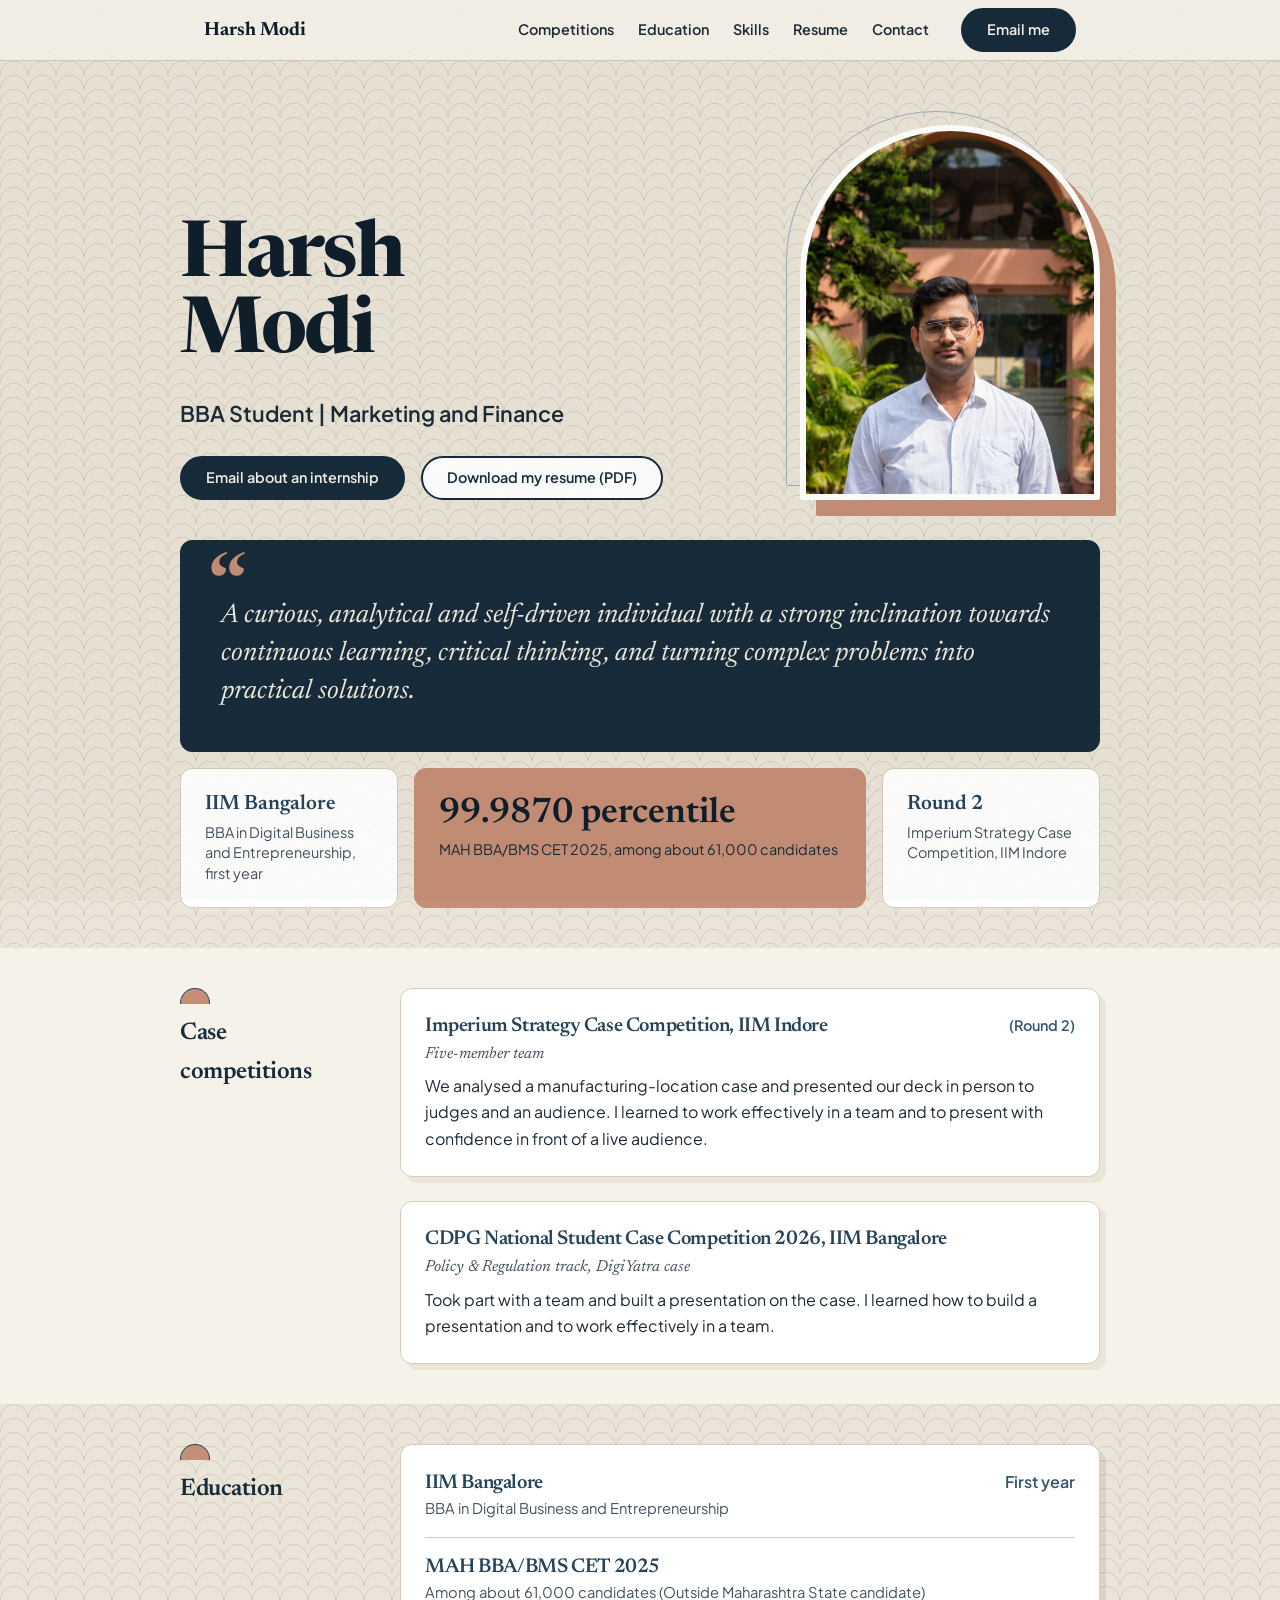
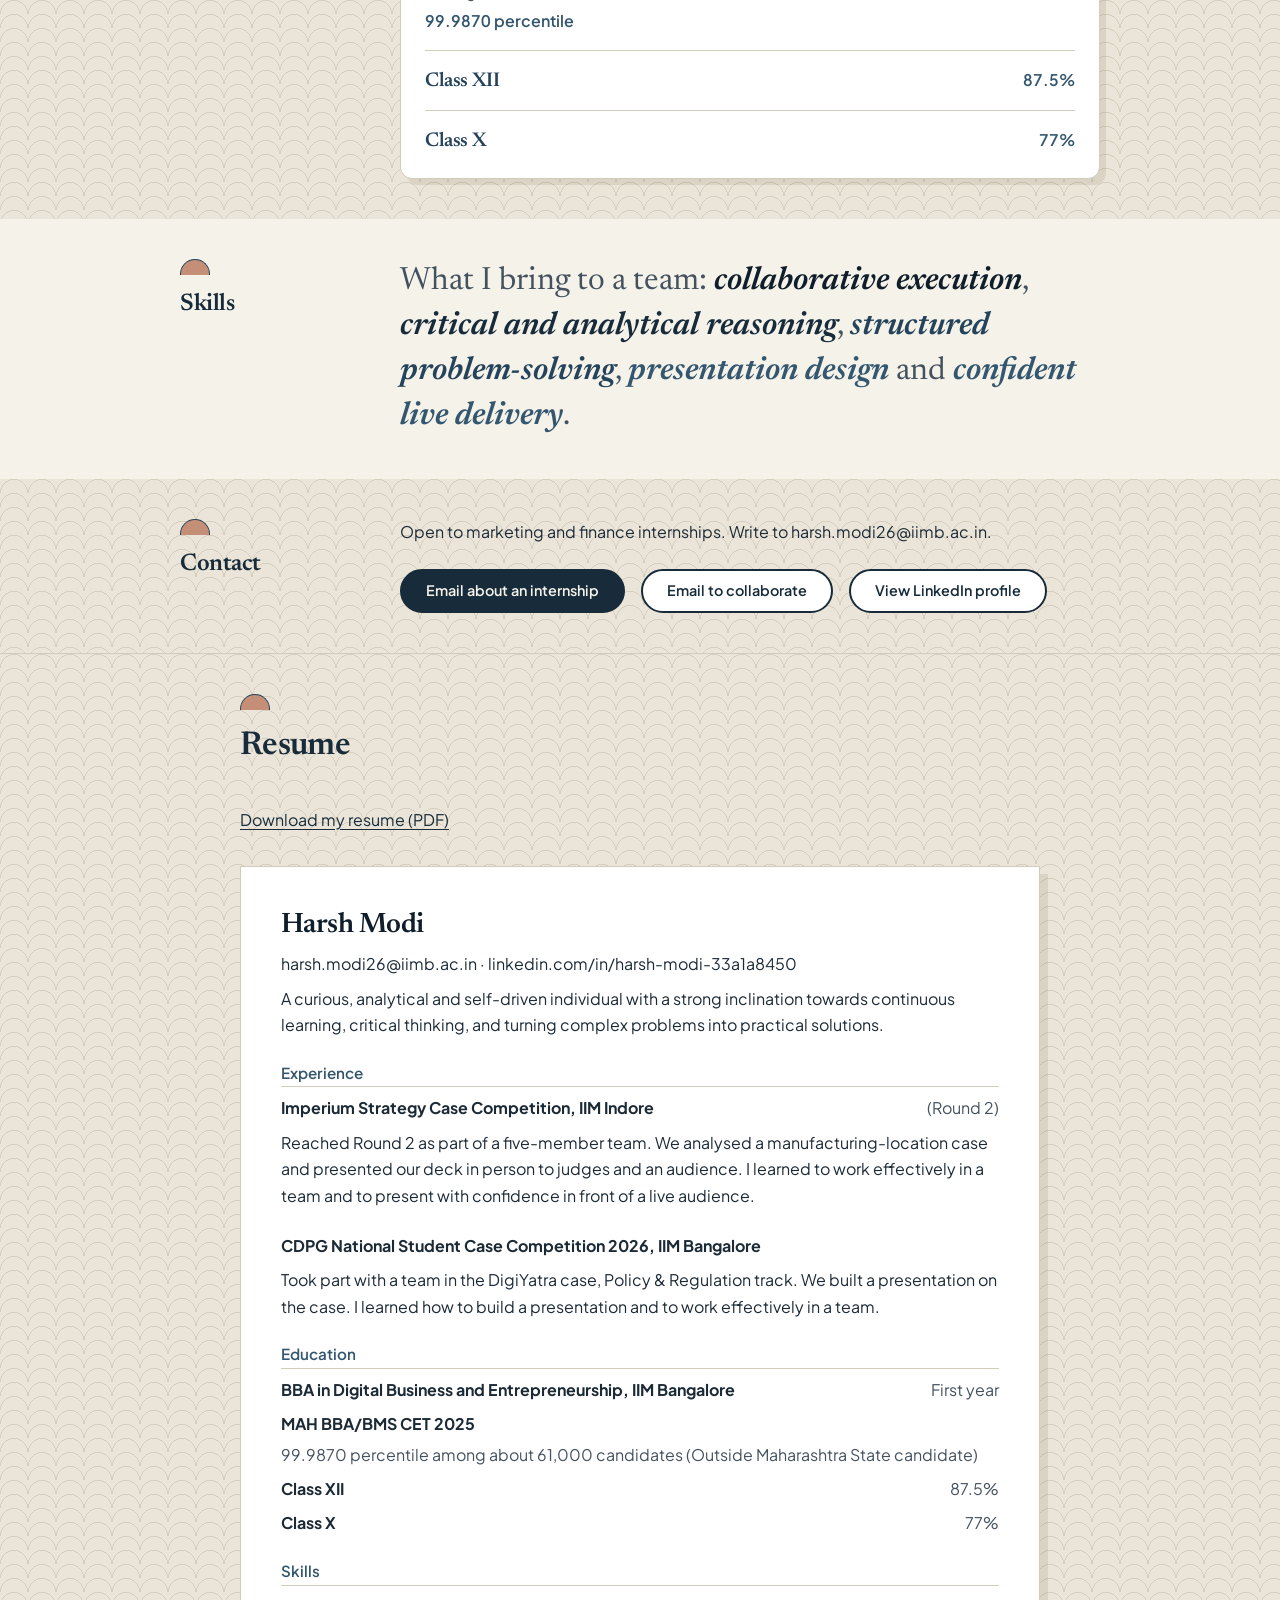
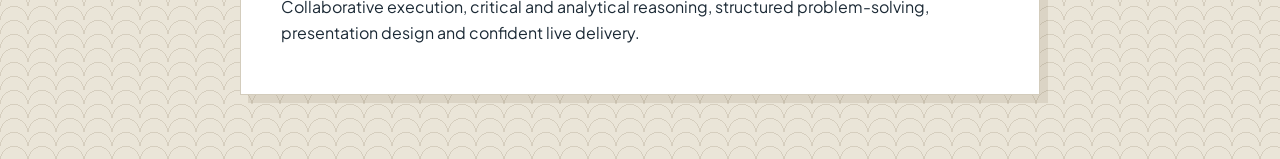
<file: index.html>
<!DOCTYPE html>
<html lang="en">
<head>
<meta charset="UTF-8">
<meta name="viewport" content="width=device-width, initial-scale=1">
<title>Harsh Modi | First-year BBA, IIM Bangalore</title>
<meta name="description" content="Harsh Modi, first-year BBA student at IIM Bangalore, looking for a marketing or finance internship.">
<link rel="preconnect" href="https://fonts.googleapis.com">
<link rel="preconnect" href="https://fonts.gstatic.com" crossorigin>
<link href="https://fonts.googleapis.com/css2?family=Newsreader:ital,opsz,wght@0,6..72,600;0,6..72,700;1,6..72,400&family=Plus+Jakarta+Sans:wght@400;600&display=swap" rel="stylesheet">
<link rel="stylesheet" href="style.css">
</head>
<body>

<header>
  <nav class="nav">
    <a class="brand" href="#hero">Harsh Modi</a>
    <ul class="nav-links">
      <li><a class="nav-link" href="#competitions">Competitions</a></li>
      <li><a class="nav-link" href="#education">Education</a></li>
      <li><a class="nav-link" href="#skills">Skills</a></li>
      <li><a class="nav-link" href="#resume">Resume</a></li>
      <li><a class="nav-link" href="#contact">Contact</a></li>
    </ul>
    <a class="btn" href="mailto:harsh.modi26@iimb.ac.in?subject=Internship%20opportunity">Email me</a>
  </nav>
</header>

<main>
  <section id="hero">
    <div class="hero-top">
      <div>
        <h1>Harsh<br>Modi</h1>
        <p class="lead">BBA Student | Marketing and Finance</p>
        <div class="actions">
          <a class="btn" href="mailto:harsh.modi26@iimb.ac.in?subject=Internship%20opportunity">Email about an internship</a>
          <a class="btn btn-outline" href="resume.pdf" download>Download my resume (PDF)</a>
        </div>
      </div>
      <figure class="photo">
        <img src="photo.jpg" width="720" height="1073" alt="Harsh Modi in a white shirt and glasses, standing outdoors">
      </figure>
    </div>
    <div class="bento">
      <p class="tile quote">A curious, analytical and self-driven individual with a strong inclination towards continuous learning, critical thinking, and turning complex problems into practical solutions.</p>
      <div class="tile"><strong>IIM Bangalore</strong><span>BBA in Digital Business and Entrepreneurship, first year</span></div>
      <div class="tile t-wide"><strong>99.9870 percentile</strong><span>MAH BBA/BMS CET 2025, among about 61,000 candidates</span></div>
      <div class="tile"><strong>Round 2</strong><span>Imperium Strategy Case Competition, IIM Indore</span></div>
    </div>
  </section>

  <section id="competitions">
    <h2>Case competitions</h2>
    <div class="stack">
      <article class="card">
        <div class="card-head"><h3>Imperium Strategy Case Competition, IIM Indore</h3><span>(Round 2)</span></div>
        <p class="sub">Five-member team</p>
        <p>We analysed a manufacturing-location case and presented our deck in person to judges and an audience. I learned to work effectively in a team and to present with confidence in front of a live audience.</p>
      </article>
      <article class="card">
        <div class="card-head"><h3>CDPG National Student Case Competition 2026, IIM Bangalore</h3></div>
        <p class="sub">Policy &amp; Regulation track, DigiYatra case</p>
        <p>Took part with a team and built a presentation on the case. I learned how to build a presentation and to work effectively in a team.</p>
      </article>
    </div>
  </section>

  <section id="education">
    <h2>Education</h2>
    <div class="rows">
      <div class="row"><div><h3>IIM Bangalore</h3><p>BBA in Digital Business and Entrepreneurship</p></div><span>First year</span></div>
      <div class="row"><div><h3>MAH BBA/BMS CET 2025</h3><p>Among about 61,000 candidates (Outside Maharashtra State candidate)</p></div><span>99.9870 percentile</span></div>
      <div class="row"><div><h3>Class XII</h3></div><span>87.5%</span></div>
      <div class="row"><div><h3>Class X</h3></div><span>77%</span></div>
    </div>
  </section>

  <section id="skills">
    <h2>Skills</h2>
    <p class="skills-line">What I bring to a team: <em class="s1">collaborative execution</em>, <em class="s2">critical and analytical reasoning</em>, <em class="s3">structured problem-solving</em>, <em class="s4">presentation design</em> and <em class="s4">confident live delivery</em>.</p>
  </section>

  <section id="contact">
    <h2>Contact</h2>
    <p>Open to marketing and finance internships. Write to harsh.modi26@iimb.ac.in.</p>
    <div class="actions">
      <a class="btn" href="mailto:harsh.modi26@iimb.ac.in?subject=Internship%20opportunity">Email about an internship</a>
      <a class="btn btn-outline" href="mailto:harsh.modi26@iimb.ac.in?subject=Let%27s%20collaborate">Email to collaborate</a>
      <a class="btn btn-outline" href="https://www.linkedin.com/in/harsh-modi-33a1a8450">View LinkedIn profile</a>
    </div>
  </section>

  <section id="resume">
    <h2 class="no-print">Resume</h2>
    <p class="no-print"><a class="dl" href="resume.pdf" download>Download my resume (PDF)</a></p>
    <article class="sheet">
      <h3>Harsh Modi</h3>
      <p>harsh.modi26@iimb.ac.in · linkedin.com/in/harsh-modi-33a1a8450</p>
      <p>A curious, analytical and self-driven individual with a strong inclination towards continuous learning, critical thinking, and turning complex problems into practical solutions.</p>

      <h4>Experience</h4>
      <div class="entry">
        <p class="entry-head"><strong>Imperium Strategy Case Competition, IIM Indore</strong><span>(Round 2)</span></p>
        <p>Reached Round 2 as part of a five-member team. We analysed a manufacturing-location case and presented our deck in person to judges and an audience. I learned to work effectively in a team and to present with confidence in front of a live audience.</p>
      </div>
      <div class="entry">
        <p class="entry-head"><strong>CDPG National Student Case Competition 2026, IIM Bangalore</strong></p>
        <p>Took part with a team in the DigiYatra case, Policy &amp; Regulation track. We built a presentation on the case. I learned how to build a presentation and to work effectively in a team.</p>
      </div>

      <h4>Education</h4>
      <p class="entry-head"><strong>BBA in Digital Business and Entrepreneurship, IIM Bangalore</strong><span>First year</span></p>
      <p class="entry-head"><strong>MAH BBA/BMS CET 2025</strong><span>99.9870 percentile among about 61,000 candidates (Outside Maharashtra State candidate)</span></p>
      <p class="entry-head"><strong>Class XII</strong><span>87.5%</span></p>
      <p class="entry-head"><strong>Class X</strong><span>77%</span></p>

      <h4>Skills</h4>
      <p>Collaborative execution, critical and analytical reasoning, structured problem-solving, presentation design and confident live delivery.</p>
    </article>
  </section>
</main>

</body>
</html>
</file>
<file: style.css>
/* colours, spacing and fonts */
:root { --bg: #F5F2EA; --tint: #EAE5D8; --text: #1C2A36; --muted: #44525F; --line: #D3CCBC; --ink-1: #0F1E2A; --ink-2: #172B3A; --ink-3: #25435A; --ink-4: #34576F; --accent: #172B3A; --accent-dark: #0C1822; --pop: #C58E76; --sec: #9EADBA; --paper: #FFFFFF; --s1: 8px; --s2: 24px; --s3: 40px; --s4: 64px; --serif: "Newsreader", Georgia, serif; --sans: "Plus Jakarta Sans", Arial, sans-serif; }
/* base styles */
* { box-sizing: border-box; }
html { scroll-padding-top: 80px; }
body { margin: 0; background: var(--bg); color: var(--text); font: 400 1rem/1.65 var(--sans); }
h1, h2, h3, h4 { margin: 0; font-family: var(--serif); letter-spacing: -0.02em; }
h1 { margin-bottom: var(--s2); color: var(--ink-1); font-size: clamp(3.15rem, 8.5vw, 4.85rem); font-weight: 700; line-height: 0.98; letter-spacing: -0.03em; }
h2 { margin-bottom: var(--s2); color: var(--ink-2); font-size: clamp(1.65rem, 3.5vw, 2.05rem); font-weight: 600; }
h3 { color: var(--ink-3); font-size: 1.25rem; font-weight: 600; line-height: 1.3; }
h4 { margin: var(--s2) 0 var(--s1); padding-bottom: 4px; border-bottom: 1px solid var(--line); color: var(--ink-4); font: 600 0.95rem/1.3 var(--sans); letter-spacing: 0; }
p { margin: 0 0 var(--s2); max-width: 65ch; }
a { color: var(--accent); text-underline-offset: 3px; }
a:hover { color: var(--accent-dark); }
a:focus-visible { outline: 3px solid var(--accent); outline-offset: 3px; }
/* navbar */
header { position: sticky; top: 0; z-index: 10; background: var(--bg); border-bottom: 1px solid var(--line); }
.nav { display: flex; align-items: center; gap: var(--s2); max-width: 920px; margin: 0 auto; padding: var(--s1) var(--s2); }
.brand { margin-right: auto; color: var(--ink-1); font: 700 1.2rem var(--serif); text-decoration: none; }
.nav-links { display: flex; gap: var(--s1); margin: 0; padding: 0; list-style: none; }
.nav-link { display: inline-flex; align-items: center; min-height: 44px; padding: 0 var(--s1); color: var(--text); font-size: 0.9rem; font-weight: 600; text-decoration: none; }
.nav-link:hover { color: var(--accent); }
/* buttons */
.btn { display: inline-flex; align-items: center; justify-content: center; min-height: 44px; padding: 0 var(--s2); background: var(--accent); color: var(--bg); border: 2px solid var(--accent); border-radius: 999px; font-size: 0.9rem; font-weight: 600; text-decoration: none; }
.btn:hover { background: var(--accent-dark); border-color: var(--accent-dark); color: var(--bg); }
.btn-outline { background: var(--paper); color: var(--accent); }
.btn-outline:hover { background: var(--tint); color: var(--accent-dark); }
.actions { display: flex; flex-wrap: wrap; gap: var(--s1) 16px; margin-bottom: var(--s3); }
/* sections: heading on the left, content on the right */
#hero, #competitions, #education, #skills, #contact { padding: var(--s3) max(var(--s2), calc((100% - 920px) / 2)); }
:is(#competitions, #education, #skills, #contact) { display: grid; grid-template-columns: 180px 1fr; column-gap: var(--s3); align-items: start; }
:is(#competitions, #education, #skills, #contact) > h2 { grid-column: 1; grid-row: 1 / span 2; position: sticky; top: 88px; margin: 0; font-size: 1.5rem; }
:is(#competitions, #education, #skills, #contact) > :not(h2) { grid-column: 2; }
/* hero */
#hero { padding-top: var(--s4); }
.hero-top { display: grid; grid-template-columns: 1fr 300px; gap: var(--s3); align-items: end; margin-bottom: var(--s3); }
.hero-top .actions { margin-bottom: 0; }
.lead { margin-bottom: var(--s2); font-size: clamp(1.15rem, 2.4vw, 1.35rem); font-weight: 600; }
/* photo: arch shape, 4:5 crop */
.photo { position: relative; margin: 0; isolation: isolate; }
.photo::before, .photo::after { content: ""; position: absolute; z-index: -1; border-radius: 999px 999px 14px 14px; }
.photo::before { inset: 16px -16px -16px 16px; background: var(--pop); }
.photo::after { inset: -14px 14px 14px -14px; border: 1.5px solid var(--sec); }
.photo img { display: block; width: 100%; height: auto; aspect-ratio: 4 / 5; object-fit: cover; object-position: top; border: 6px solid var(--paper); border-radius: 999px 999px 14px 14px; }
.bento { display: grid; grid-template-columns: repeat(4, 1fr); gap: 16px; }
.tile { margin: 0; max-width: none; padding: var(--s2); background: var(--paper); border: 1px solid var(--line); border-radius: 12px; }
.quote { grid-column: 1 / -1; position: relative; padding: 56px var(--s3) var(--s3); background: var(--ink-2); border-color: var(--ink-2); color: #EFEBE0; font: italic 400 clamp(1.3rem, 3vw, 1.7rem)/1.4 var(--serif); }
.quote::before { content: "\201C"; position: absolute; top: 10px; left: 28px; color: var(--pop); font: 700 5rem/1 var(--serif); }
.t-wide { grid-column: span 2; background: var(--pop); border-color: var(--pop); }
.tile strong { display: block; color: var(--ink-3); font: 600 1.3rem/1.2 var(--serif); font-variant-numeric: tabular-nums; }
.t-wide strong { color: var(--ink-1); font-size: 2.2rem; }
.tile span { display: block; margin-top: 4px; color: var(--muted); font-size: 0.9rem; line-height: 1.4; }
.t-wide span { color: var(--ink-2); }
/* sand background with faint arch pattern */
#hero, #education, #contact, #resume { background-color: var(--tint); background-image: radial-gradient(circle at 50% 100%, transparent 13px, rgba(110,88,60,.16) 13px 14px, transparent 14px); background-size: 28px 14px; }
/* competition cards */
.card { padding: var(--s2); background: var(--paper); border: 1px solid var(--line); border-radius: 12px; box-shadow: 6px 6px 0 var(--tint); }
.stack { display: flex; flex-direction: column; gap: var(--s2); }
.card-head { display: flex; flex-wrap: wrap; align-items: baseline; justify-content: space-between; gap: 4px var(--s2); }
.card-head span { color: var(--ink-4); font-size: 0.9rem; font-weight: 600; }
.sub { margin: 4px 0 var(--s1); color: var(--muted); font: italic 400 1rem/1.4 var(--serif); }
.card p:last-child { margin-bottom: 0; }
.rows { display: flex; flex-direction: column; }
/* education rows and contact box */
.rows { padding: var(--s2); background: var(--paper); border: 1px solid var(--line); border-radius: 12px; box-shadow: 6px 6px 0 rgba(110,88,60,.12); }
.row { display: flex; flex-wrap: wrap; align-items: baseline; justify-content: space-between; gap: 4px var(--s2); padding: 16px 0; border-bottom: 1px solid var(--line); }
.row:first-child { padding-top: 0; }
.row:last-child { border-bottom: 0; padding-bottom: 0; }
.row p { margin: 0; color: var(--muted); font-size: 0.92rem; }
.row > span { color: var(--ink-4); font-weight: 600; font-variant-numeric: tabular-nums; }
/* skills sentence */
.skills-line { max-width: 28em; margin: 0; color: var(--muted); font: 400 clamp(1.5rem, 3.4vw, 2rem)/1.4 var(--serif); }
.skills-line em { font-style: italic; font-weight: 600; }
.s1 { color: var(--ink-1); }
.s2 { color: var(--ink-2); }
.s3 { color: var(--ink-3); }
.s4 { color: var(--ink-4); }
/* contact section */
#contact .actions { margin-bottom: 0; }
/* resume page */
#resume { padding: var(--s3) var(--s2) var(--s4); border-top: 1px solid var(--line); }
#resume > * { max-width: 800px; margin-left: auto; margin-right: auto; }
.dl { display: inline-flex; align-items: center; min-height: 44px; }
.sheet { padding: var(--s3); background: var(--paper); border: 1px solid var(--line); box-shadow: 8px 8px 0 rgba(110,88,60,.12); }
.sheet h3 { margin-bottom: var(--s1); color: var(--ink-1); font-size: 1.75rem; }
.sheet p { max-width: none; margin: 0 0 var(--s1); }
.entry { margin-bottom: var(--s2); }
.entry-head { display: flex; flex-wrap: wrap; justify-content: space-between; gap: 4px var(--s2); }
.entry-head span { color: var(--muted); }
/* fade-in on scroll (needs scroll-timeline support) */
@keyframes rise {
  from { opacity: 0; transform: translateY(16px); }
  to { opacity: 1; transform: none; }
}
@supports (animation-timeline: view()) {
  #competitions .card, #education .row, #skills p, #contact p, #contact .actions { animation: rise auto linear both; animation-timeline: view(); animation-range: entry 0% entry 40%; }
}
/* paper texture + small arch above headings */
body::before { content: ""; position: fixed; inset: 0; z-index: 50; pointer-events: none; opacity: .5; mix-blend-mode: multiply; background-image: url("data:image/svg+xml,%3Csvg xmlns='http://www.w3.org/2000/svg' width='180' height='180'%3E%3Cfilter id='n'%3E%3CfeTurbulence type='fractalNoise' baseFrequency='.85' numOctaves='2' stitchTiles='stitch'/%3E%3CfeColorMatrix values='0 0 0 0 .2 0 0 0 0 .16 0 0 0 0 .12 0 0 0 .14 0'/%3E%3C/filter%3E%3Crect width='100%25' height='100%25' filter='url(%23n)'/%3E%3C/svg%3E"); }
h2::before { content: ""; display: block; width: 28px; height: 15px; margin-bottom: 10px; border: 1.5px solid var(--ink-3); border-bottom: 0; border-radius: 28px 28px 0 0; background: var(--pop); }
/* no animations if the visitor prefers reduced motion */
@media (prefers-reduced-motion: reduce) {
  #competitions .card, #education .row, #skills p, #contact p, #contact .actions { animation: none; }
}
/* mobile */
@media (max-width: 699px) {
  .actions { display: grid; justify-content: start; }
  header { position: static; }
  .nav { flex-wrap: wrap; gap: var(--s1); padding: var(--s1) 16px; }
  .nav-links { order: 3; flex-wrap: wrap; width: 100%; justify-content: space-between; }
  .nav-link { padding: 0; }
  #hero, #competitions, #education, #skills, #contact, #resume { padding-left: 16px; padding-right: 16px; }
  .hero-top { grid-template-columns: 1fr; }
  .photo { max-width: 260px; }
  .bento { grid-template-columns: 1fr; }
  .t-wide { grid-column: auto; }
  :is(#competitions, #education, #skills, #contact) { grid-template-columns: 1fr; }
  :is(#competitions, #education, #skills, #contact) > h2 { position: static; grid-row: auto; margin-bottom: var(--s2); }
  :is(#competitions, #education, #skills, #contact) > :not(h2) { grid-column: 1; }
  .sheet { padding: var(--s2); }
}
/* print: resume only, black on white */
@media print {
  @page { size: A4; margin: 14mm; }
  body::before { display: none; }
  :root { --text: #000; --muted: #000; --line: #000; --ink-1: #000; --ink-4: #000; --accent: #000; --bg: #fff; --tint: #fff; }
  header, #hero, #competitions, #education, #skills, #contact, .no-print { display: none; }
  #resume { padding: 0; background-image: none; }
  .sheet { padding: 0; border: 0; box-shadow: none; font-size: 10pt; line-height: 1.4; }
  .sheet h3 { font-size: 20pt; }
  .sheet h4 { font-size: 11pt; }
}
</file>
